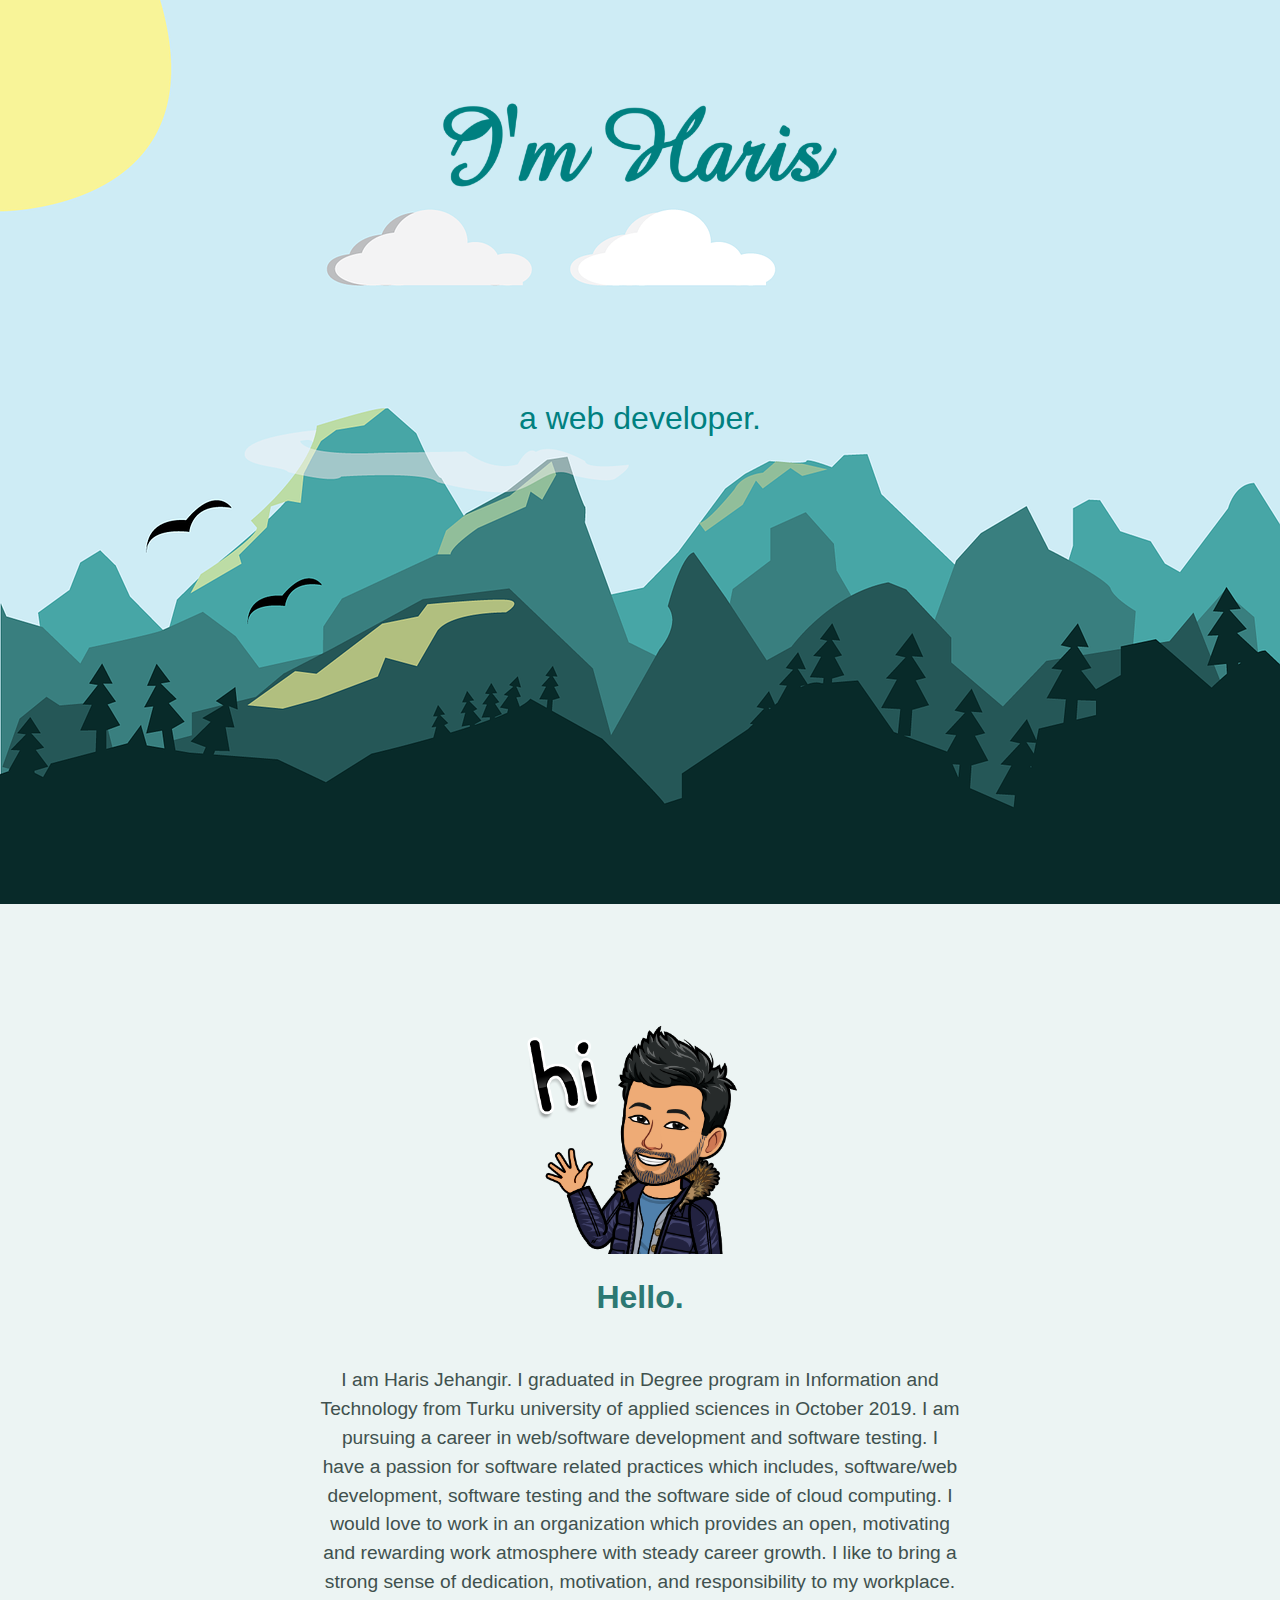
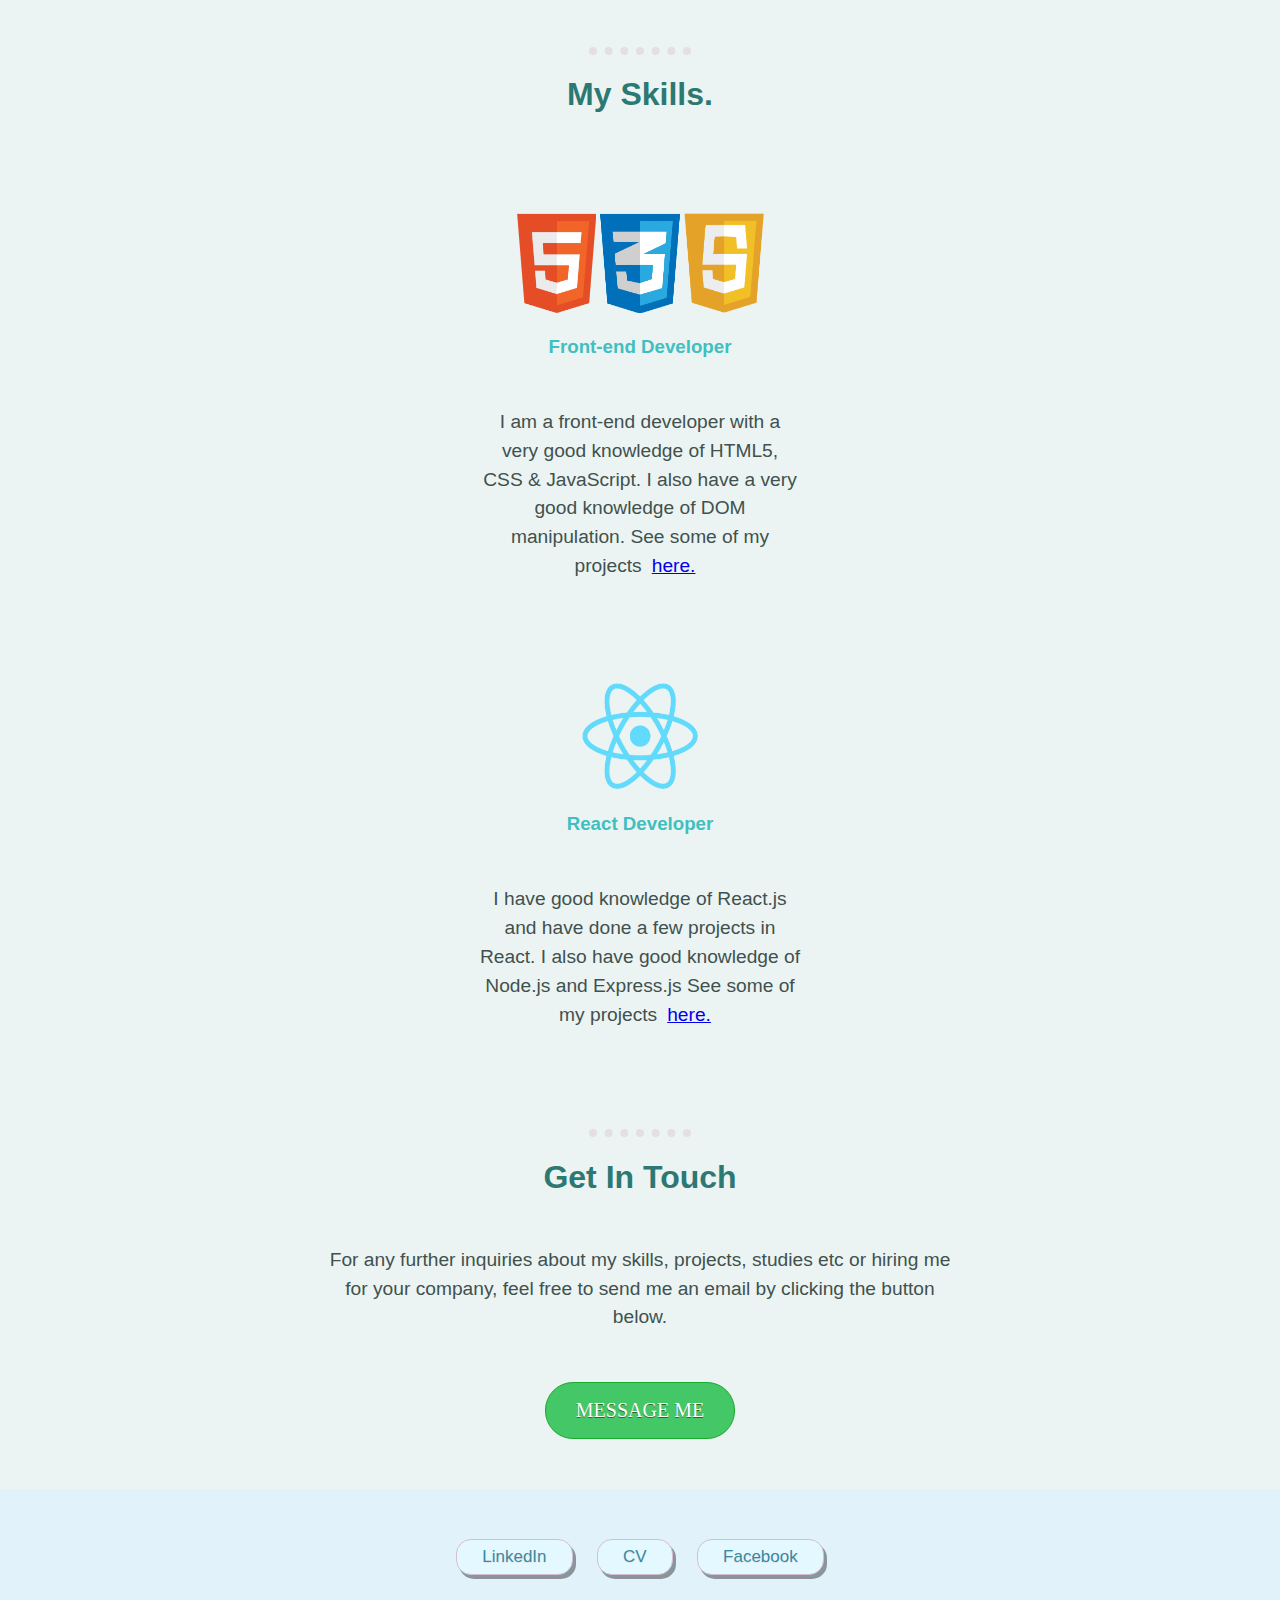
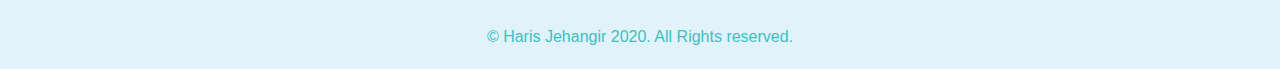
<file: index.html>
<!DOCTYPE html>
<html lang="en">

<head>
  <meta charset="UTF-8">
  <meta name="viewport" content="width=device-width, initial-scale=1.0">
  <meta http-equiv="X-UA-Compatible" content="ie=edge">
  <title> HJ New Site </title>

  <link rel="stylesheet" href="CSS/styless.css">
  <link rel="icon" href="images/Hashmoji1.png">

</head>

<body>
  <div class="top-container">
    <img src="images/haris2.png" alt="" style="width: 400px;
    height: 90px;
    padding-top: 100px; ">
    <p style="font-size: 200%; color: #008080; margin : 200px auto ; " ;>a web developer.</p>

  </div>

  <div class="middle-container">
    <div class="profile">
      <img src="images/Hashmoji3.png" alt="" style="width: 250px;
     height: 250px;
     padding-top: 100px; ">
      <h1>Hello.</h1>
      <p> I am Haris Jehangir. I graduated in Degree program in Information and Technology from
        Turku university of applied sciences in October 2019. I am pursuing a career in web/software development and software testing. I have a 
        passion for software related practices which includes, software/web development, software testing and the software side of cloud computing.
        I would love to work in an organization which provides an open, motivating and rewarding work atmosphere with steady career growth.
        I like to bring a strong sense of dedication, motivation, and responsibility to my workplace.
      </p>
    </div>
    <hr>
    <div class="skills">
      <h1>My Skills.</h1>
      <div class="frontend">
        <div class="inline-block">
          <img src="images/html5.png" style="width: 80px;
         height: 100px;">
        </div>

        <div class="inline-block">
          <img src="images/css.png" style="width: 80px;
         height: 100px;">
        </div>

        <div class="inline-block">
          <img src="images/js.png" style="width: 80px;
         height: 100px;">
        </div>
        <h3>Front-end Developer</h3>
        <p>I am a front-end developer with a very good knowledge of HTML5, CSS & JavaScript. I also have a very good knowledge of DOM manipulation.
          See some of my projects<a href="https://github.com/HarisJehangir">here.</a> </p>
      </div>
      <div class="react">
        <img src="images/react1.png" alt="" style="width: 120px;
       height: 110px">
        <h3>React Developer</h3>
        <p>I have good knowledge of React.js and have done a few projects in React.
          I also have good knowledge of Node.js and Express.js See some of my projects<a href="https://github.com/HarisJehangir">here.</a></p>
      </div>
    </div>
    <hr>
    <div class="contact-me">
      <h1>Get In Touch</h1>

      <p style="width: 50%"> For any further inquiries about my skills, projects, studies etc
         or hiring me for your company, feel free to send me an email by clicking the button below.</p>
      <a href="mailto:harisjehangir1991@gmail.com" class="myButton">MESSAGE ME</a>
    </div>
  </div>


  <div class="bottom-container">

    <a class="footer-link" href="https://www.linkedin.com/in/haris-jehangir-9721ab17b/" class="lnkdn">LinkedIn</a>
    <a class="footer-link" href="https://harisjehangir.github.io/HJ-CV/" class="cv">CV</a>
    <a class="footer-link" href="https://www.facebook.com/MessiIsLove?ref=bookmarks" class="fb">Facebook</a>

    <p style="width : auto ;
    color: #40bfc1;
    margin: 0 ;
    font-size: 100% ;
    padding-top: 50px"> © Haris Jehangir 2020. All Rights reserved. </p>
  </div>

</body>
</file>
<file: CSS/styless.css>
body {
  background-color: #d4d7dd;
  margin: 0;
  text-align: center;
  font-family: verdana, sans-serif;
}

img {
  margin-top: 0;
}

p {
  color: #40514E;
  width: 50%;
  margin: 50px auto;
  font-size: 120%;
  line-height: 1.5;
}

h1 {
  color: #2c7873
}

h2 {
  color: #11999E
}

h3 {
  color: #40bfc1;
}

hr {
  border-style: none;
  border-top-style: dotted;
  border-color: #e5dfdf;
  border-width: 8px;
  width: 8%;
}

a {
margin: 0 10px;
}

.top-container {
  background-image: url("background-container1.png");
  background-size: cover;
  height: 904px;
  ;
}

.middle-container {
  background-color: #ecf4f3;
  padding: 0;
  margin: 0;
}

.bottom-container {
  background-color: #e1f2fb;
  margin: 0;
  height: 130px;
  padding-top: 50px;
}

.frontend {
  width: 50%;
  margin: 100px auto;
}

.react {
  width: 50%;
  margin: 100px auto;
}



.inline-block {
  display: inline-block;
}

.contact-me {
  padding-bottom: 50px;

}

.myButton {
	background-color:#44c767;
	border-radius:28px;
	border:1px solid #18ab29;
	display:inline-block;
	cursor:pointer;
	color:#ffffff;
	font-family:Verdana;
	font-size:20px;
	padding:16px 30px;
	text-decoration:none;
	text-shadow:0 1px 0 #2f6627;
}
.myButton:hover {
	background-color:#66BFBF;
}
.myButton:active {
	position:relative;
	top:1px;
}



.footer-link {
	box-shadow: 3px 4px 0 0 #899599;
	background-color:#e4f9ff;
	border-radius:15px;
	border:1px solid #d6bcd6;
	display:inline-block;
	cursor:pointer;
	color:#3a8a9e;
	font-size:17px;
	padding:7px 25px;
  text-decoration:none;
	text-shadow:0 1px 0 #e1e2ed;
}
.footer-link:hover {
	background:linear-gradient(to bottom, #EAF6F6 5%, #ededed 100%);
	background-color:#EAF6F6;
}
.footer-link:active {
	position:relative;
	top:1px;
}
</file>
